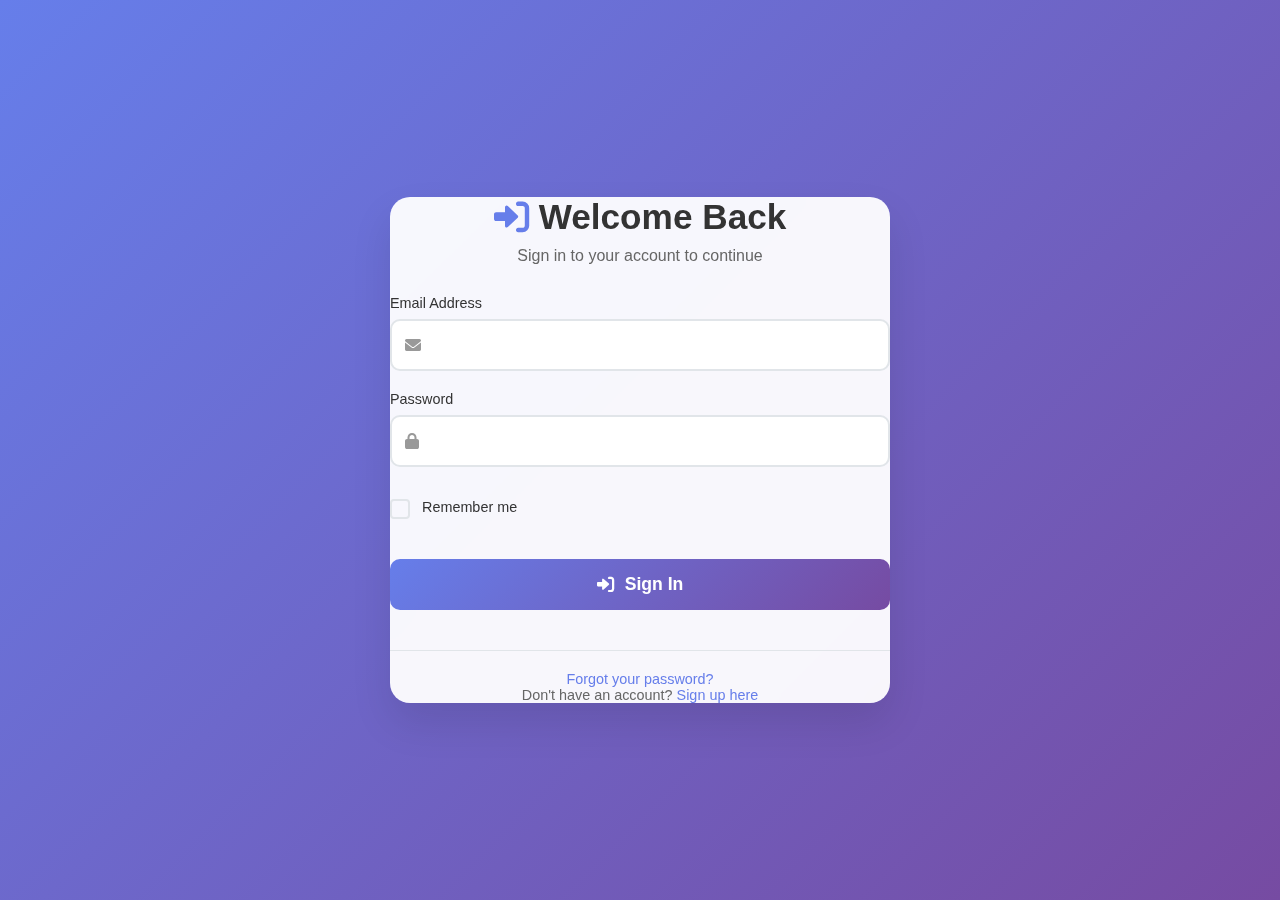
<file: login.html>
<!DOCTYPE html>
<html lang="en">
<head>
    <meta charset="UTF-8">
    <meta name="viewport" content="width=device-width, initial-scale=1.0">
    <title>User Login</title>
    <link rel="stylesheet" href="login.css">
    <link href="https://cdnjs.cloudflare.com/ajax/libs/font-awesome/6.0.0/css/all.min.css" rel="stylesheet">
</head>
<body>
    <div class="container">
        <div class="login-form">
            <div class="form-header">
                <h1><i class="fas fa-sign-in-alt"></i> Welcome Back</h1>
                <p>Sign in to your account to continue</p>
            </div>
            
            <form class="form" id="loginForm" action="/login" method="POST">
                <div class="form-group">
                    <label for="email">Email Address</label>
                    <div class="input-wrapper">
                        <i class="fas fa-envelope"></i>
                        <input type="email" id="email" name="email" required>
                    </div>
                </div>
                
                <div class="form-group">
                    <label for="password">Password</label>
                    <div class="input-wrapper">
                        <i class="fas fa-lock"></i>
                        <input type="password" id="password" name="password" required>
                        <button type="button" class="toggle-password" onclick="togglePassword('password')">
                            
                        </button>
                    </div>
                </div>
                
                <div class="form-group checkbox-group">
                    <label class="checkbox-label">
                        <input type="checkbox" id="rememberMe" name="rememberMe">
                        <span class="checkmark"></span>
                        Remember me
                    </label>
                </div>
                
                <button type="submit" class="submit-btn">
                    <i class="fas fa-sign-in-alt"></i>
                    Sign In
                </button>
                
                <div class="form-footer">
                    <p><a href="#" class="link">Forgot your password?</a></p>
                    <p>Don't have an account? <a href="/register" class="link">Sign up here</a></p>
                </div>
            </form>
        </div>
    </div>
    
    
</body>
</html>
</file>
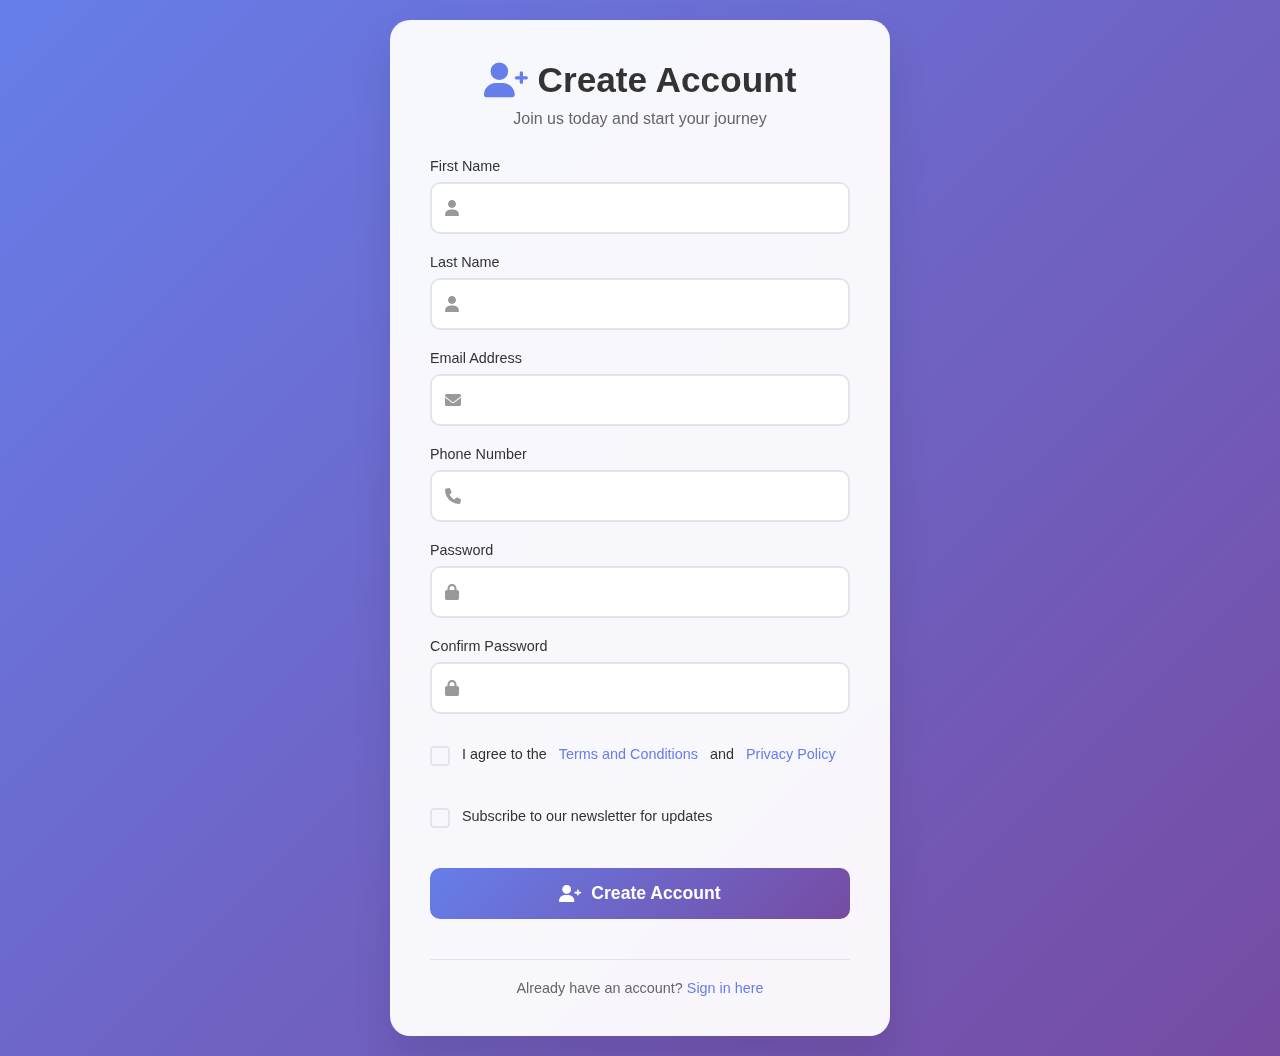
<file: register.html>
<!DOCTYPE html>
<html lang="en">
<head>
    <meta charset="UTF-8">
    <meta name="viewport" content="width=device-width, initial-scale=1.0">
    <title>User Registration</title>
    <link rel="stylesheet" href="/register.css">
    <link href="https://cdnjs.cloudflare.com/ajax/libs/font-awesome/6.0.0/css/all.min.css" rel="stylesheet">
</head>
<body>
    <div class="container">
        <div class="registration-form">
            <div class="form-header">
                <h1><i class="fas fa-user-plus"></i> Create Account</h1>
                <p>Join us today and start your journey</p>
            </div>
            
            <form class="form" id="registrationForm" action="/register" method="POST">
                <div class="form-group">
                    <label for="firstName">First Name</label>
                    <div class="input-wrapper">
                        <i class="fas fa-user"></i>
                        <input type="text" id="firstName" name="firstName" required>
                    </div>
                </div>
                
                <div class="form-group">
                    <label for="lastName">Last Name</label>
                    <div class="input-wrapper">
                        <i class="fas fa-user"></i>
                        <input type="text" id="lastName" name="lastName" required>
                    </div>
                </div>
                
                <div class="form-group">
                    <label for="email">Email Address</label>
                    <div class="input-wrapper">
                        <i class="fas fa-envelope"></i>
                        <input type="email" id="email" name="email" required>
                    </div>
                </div>
                
                <div class="form-group">
                    <label for="phone">Phone Number</label>
                    <div class="input-wrapper">
                        <i class="fas fa-phone"></i>
                        <input type="tel" id="phone" name="phone" required>
                    </div>
                </div>
                
                <div class="form-group">
                    <label for="password">Password</label>
                    <div class="input-wrapper">
                        <i class="fas fa-lock"></i>
                        <input type="password" id="password" name="password" required>
                        <button type="button" class="toggle-password" onclick="togglePassword('password')">
                            
                        </button>
                    </div>
                </div>
                
                <div class="form-group">
                    <label for="confirmPassword">Confirm Password</label>
                    <div class="input-wrapper">
                        <i class="fas fa-lock"></i>
                        <input type="password" id="confirmPassword" name="confirmPassword" required>
                        <button type="button" class="toggle-password" onclick="togglePassword('confirmPassword')">
                            
                        </button>
                    </div>
                </div>
                
                <div class="form-group checkbox-group">
                    <label class="checkbox-label">
                        <input type="checkbox" id="terms" name="terms" required>
                        <span class="checkmark"></span>
                        I agree to the <a href="#" class="link">Terms and Conditions</a> and <a href="#" class="link">Privacy Policy</a>
                    </label>
                </div>
                
                <div class="form-group checkbox-group">
                    <label class="checkbox-label">
                        <input type="checkbox" id="newsletter" name="newsletter">
                        <span class="checkmark"></span>
                        Subscribe to our newsletter for updates
                    </label>
                </div>
                
                <button type="submit" class="submit-btn">
                    <i class="fas fa-user-plus"></i>
                    Create Account
                </button>
                
                <div class="form-footer">
                    <p>Already have an account? <a href="/login" class="link">Sign in here</a></p>
                </div>
            </form>
        </div>
    </div>
    
    <script>
        function togglePassword(fieldId) {
            const field = document.getElementById(fieldId);
            const button = field.nextElementSibling;
            const icon = button.querySelector('i');
            
            if (field.type === 'password') {
                field.type = 'text';
                icon.classList.remove('fa-eye');
                icon.classList.add('fa-eye-slash');
            } else {
                field.type = 'password';
                icon.classList.remove('fa-eye-slash');
                icon.classList.add('fa-eye');
            }
        }
        
        document.getElementById('registrationForm').addEventListener('submit', function(e) {
            
            const password = document.getElementById('password').value;
            const confirmPassword = document.getElementById('confirmPassword').value;
            
            if (password !== confirmPassword) {
                alert('Passwords do not match!');
                return;
            }
            
            // Basic form validation
            const requiredFields = ['firstName', 'lastName', 'email', 'phone', 'password', 'confirmPassword'];
            let isValid = true;
            
            requiredFields.forEach(fieldId => {
                const field = document.getElementById(fieldId);
                if (!field.value.trim()) {
                    field.style.borderColor = '#e74c3c';
                    isValid = false;
                } else {
                    field.style.borderColor = '#ddd';
                }
            });
            
            if (!document.getElementById('terms').checked) {
                alert('Please accept the Terms and Conditions');
                isValid = false;
            }
            
            if (isValid) {
                this.submit();
            } else {
                e.preventDefault();
            }
        });
        
        // Real-time password matching
        document.getElementById('confirmPassword').addEventListener('input', function() {
            const password = document.getElementById('password').value;
            const confirmPassword = this.value;
            
            if (confirmPassword && password !== confirmPassword) {
                this.style.borderColor = '#e74c3c';
            } else {
                this.style.borderColor = '#ddd';
            }
        });
    </script>
</body>
</html>
</file>
<file: login.css>
/* Reset and base styles */
* {
    margin: 0;
    padding: 0;
    box-sizing: border-box;
}

body {
    font-family: 'Segoe UI', Tahoma, Geneva, Verdana, sans-serif;
    background: linear-gradient(135deg, #667eea 0%, #764ba2 100%);
    min-height: 100vh;
    display: flex;
    align-items: center;
    justify-content: center;
    padding: 20px;
}

.container {
    width: 100%;
    max-width: 500px;
    background: rgba(255, 255, 255, 0.95);
    backdrop-filter: blur(10px);
    border-radius: 20px;
    box-shadow: 0 20px 40px rgba(0, 0, 0, 0.1);
    overflow: hidden;
}

.registration-form {
    padding: 40px;
}

.form-header {
    text-align: center;
    margin-bottom: 30px;
}

.form-header h1 {
    color: #333;
    font-size: 2.2rem;
    font-weight: 600;
    margin-bottom: 10px;
    display: flex;
    align-items: center;
    justify-content: center;
    gap: 10px;
}

.form-header h1 i {
    color: #667eea;
}

.form-header p {
    color: #666;
    font-size: 1rem;
}

.form {
    display: flex;
    flex-direction: column;
    gap: 20px;
}

.form-group {
    display: flex;
    flex-direction: column;
    gap: 8px;
}

.form-group label {
    color: #333;
    font-weight: 500;
    font-size: 0.9rem;
}

.input-wrapper {
    position: relative;
    display: flex;
    align-items: center;
}

.input-wrapper i {
    position: absolute;
    left: 15px;
    color: #999;
    z-index: 1;
}

.input-wrapper input {
    width: 100%;
    padding: 15px 15px 15px 45px;
    border: 2px solid #e1e5e9;
    border-radius: 10px;
    font-size: 1rem;
    transition: all 0.3s ease;
    background: #fff;
}

.input-wrapper input:focus {
    outline: none;
    border-color: #667eea;
    box-shadow: 0 0 0 3px rgba(102, 126, 234, 0.1);
}

.input-wrapper input:valid {
    border-color: #27ae60;
}

.toggle-password {
    position: absolute;
    right: 15px;
    background: none;
    border: none;
    color: #999;
    cursor: pointer;
    padding: 5px;
    border-radius: 5px;
    transition: color 0.3s ease;
}

.toggle-password:hover {
    color: #667eea;
}

.checkbox-group {
    margin: 10px 0;
}

.checkbox-label {
    display: flex;
    align-items: flex-start;
    gap: 12px;
    cursor: pointer;
    font-size: 0.9rem;
    line-height: 1.4;
    color: #555;
}

.checkbox-label input[type="checkbox"] {
    display: none;
}

.checkmark {
    width: 20px;
    height: 20px;
    border: 2px solid #e1e5e9;
    border-radius: 4px;
    display: flex;
    align-items: center;
    justify-content: center;
    transition: all 0.3s ease;
    flex-shrink: 0;
    margin-top: 2px;
}

.checkbox-label input[type="checkbox"]:checked + .checkmark {
    background: #667eea;
    border-color: #667eea;
}

.checkbox-label input[type="checkbox"]:checked + .checkmark::after {
    content: '✓';
    color: white;
    font-size: 12px;
    font-weight: bold;
}

.link {
    color: #667eea;
    text-decoration: none;
    font-weight: 500;
    transition: color 0.3s ease;
}

.link:hover {
    color: #5a6fd8;
    text-decoration: underline;
}

.submit-btn {
    background: linear-gradient(135deg, #667eea 0%, #764ba2 100%);
    color: white;
    border: none;
    padding: 15px 30px;
    border-radius: 10px;
    font-size: 1.1rem;
    font-weight: 600;
    cursor: pointer;
    transition: all 0.3s ease;
    display: flex;
    align-items: center;
    justify-content: center;
    gap: 10px;
    margin-top: 10px;
}

.submit-btn:hover {
    transform: translateY(-2px);
    box-shadow: 0 10px 25px rgba(102, 126, 234, 0.3);
}

.submit-btn:active {
    transform: translateY(0);
}

.form-footer {
    text-align: center;
    margin-top: 20px;
    padding-top: 20px;
    border-top: 1px solid #e1e5e9;
}

.form-footer p {
    color: #666;
    font-size: 0.9rem;
}

/* Responsive design */
@media (max-width: 600px) {
    .container {
        margin: 10px;
        border-radius: 15px;
    }
    
    .registration-form {
        padding: 30px 20px;
    }
    
    .form-header h1 {
        font-size: 1.8rem;
    }
    
    .input-wrapper input {
        padding: 12px 12px 12px 40px;
    }
    
    .submit-btn {
        padding: 12px 25px;
        font-size: 1rem;
    }
}

@media (max-width: 400px) {
    .registration-form {
        padding: 20px 15px;
    }
    
    .form-header h1 {
        font-size: 1.5rem;
    }
    
    .form-header p {
        font-size: 0.9rem;
    }
}

/* Animation for form elements */
.form-group {
    animation: slideInUp 0.6s ease-out;
    animation-fill-mode: both;
}

.form-group:nth-child(1) { animation-delay: 0.1s; }
.form-group:nth-child(2) { animation-delay: 0.2s; }
.form-group:nth-child(3) { animation-delay: 0.3s; }
.form-group:nth-child(4) { animation-delay: 0.4s; }
.form-group:nth-child(5) { animation-delay: 0.5s; }
.form-group:nth-child(6) { animation-delay: 0.6s; }
.form-group:nth-child(7) { animation-delay: 0.7s; }
.form-group:nth-child(8) { animation-delay: 0.8s; }

@keyframes slideInUp {
    from {
        opacity: 0;
        transform: translateY(30px);
    }
    to {
        opacity: 1;
        transform: translateY(0);
    }
}

/* Loading state for submit button */
.submit-btn.loading {
    pointer-events: none;
    opacity: 0.7;
}

.submit-btn.loading::after {
    content: '';
    width: 16px;
    height: 16px;
    border: 2px solid transparent;
    border-top: 2px solid white;
    border-radius: 50%;
    animation: spin 1s linear infinite;
}

@keyframes spin {
    0% { transform: rotate(0deg); }
    100% { transform: rotate(360deg); }
}

/* Error states */
.input-wrapper input.error {
    border-color: #e74c3c;
    box-shadow: 0 0 0 3px rgba(231, 76, 60, 0.1);
}

.error-message {
    color: #e74c3c;
    font-size: 0.8rem;
    margin-top: 5px;
}

/* Success states */
.input-wrapper input.success {
    border-color: #27ae60;
    box-shadow: 0 0 0 3px rgba(39, 174, 96, 0.1);
}
</file>
<file: register.css>
/* Reset and base styles */
* {
    margin: 0;
    padding: 0;
    box-sizing: border-box;
}

body {
    font-family: 'Segoe UI', Tahoma, Geneva, Verdana, sans-serif;
    background: linear-gradient(135deg, #667eea 0%, #764ba2 100%);
    min-height: 100vh;
    display: flex;
    align-items: center;
    justify-content: center;
    padding: 20px;
}

.container {
    width: 100%;
    max-width: 500px;
    background: rgba(255, 255, 255, 0.95);
    backdrop-filter: blur(10px);
    border-radius: 20px;
    box-shadow: 0 20px 40px rgba(0, 0, 0, 0.1);
    overflow: hidden;
}

.registration-form {
    padding: 40px;
}

.form-header {
    text-align: center;
    margin-bottom: 30px;
}

.form-header h1 {
    color: #333;
    font-size: 2.2rem;
    font-weight: 600;
    margin-bottom: 10px;
    display: flex;
    align-items: center;
    justify-content: center;
    gap: 10px;
}

.form-header h1 i {
    color: #667eea;
}

.form-header p {
    color: #666;
    font-size: 1rem;
}

.form {
    display: flex;
    flex-direction: column;
    gap: 20px;
}

.form-group {
    display: flex;
    flex-direction: column;
    gap: 8px;
}

.form-group label {
    color: #333;
    font-weight: 500;
    font-size: 0.9rem;
}

.input-wrapper {
    position: relative;
    display: flex;
    align-items: center;
}

.input-wrapper i {
    position: absolute;
    left: 15px;
    color: #999;
    z-index: 1;
}

.input-wrapper input {
    width: 100%;
    padding: 15px 15px 15px 45px;
    border: 2px solid #e1e5e9;
    border-radius: 10px;
    font-size: 1rem;
    transition: all 0.3s ease;
    background: #fff;
}

.input-wrapper input:focus {
    outline: none;
    border-color: #667eea;
    box-shadow: 0 0 0 3px rgba(102, 126, 234, 0.1);
}

.input-wrapper input:valid {
    border-color: #27ae60;
}

.toggle-password {
    position: absolute;
    right: 15px;
    background: none;
    border: none;
    color: #999;
    cursor: pointer;
    padding: 5px;
    border-radius: 5px;
    transition: color 0.3s ease;
}

.toggle-password:hover {
    color: #667eea;
}

.checkbox-group {
    margin: 10px 0;
}

.checkbox-label {
    display: flex;
    align-items: flex-start;
    gap: 12px;
    cursor: pointer;
    font-size: 0.9rem;
    line-height: 1.4;
    color: #555;
}

.checkbox-label input[type="checkbox"] {
    display: none;
}

.checkmark {
    width: 20px;
    height: 20px;
    border: 2px solid #e1e5e9;
    border-radius: 4px;
    display: flex;
    align-items: center;
    justify-content: center;
    transition: all 0.3s ease;
    flex-shrink: 0;
    margin-top: 2px;
}

.checkbox-label input[type="checkbox"]:checked + .checkmark {
    background: #667eea;
    border-color: #667eea;
}

.checkbox-label input[type="checkbox"]:checked + .checkmark::after {
    content: '✓';
    color: white;
    font-size: 12px;
    font-weight: bold;
}

.link {
    color: #667eea;
    text-decoration: none;
    font-weight: 500;
    transition: color 0.3s ease;
}

.link:hover {
    color: #5a6fd8;
    text-decoration: underline;
}

.submit-btn {
    background: linear-gradient(135deg, #667eea 0%, #764ba2 100%);
    color: white;
    border: none;
    padding: 15px 30px;
    border-radius: 10px;
    font-size: 1.1rem;
    font-weight: 600;
    cursor: pointer;
    transition: all 0.3s ease;
    display: flex;
    align-items: center;
    justify-content: center;
    gap: 10px;
    margin-top: 10px;
}

.submit-btn:hover {
    transform: translateY(-2px);
    box-shadow: 0 10px 25px rgba(102, 126, 234, 0.3);
}

.submit-btn:active {
    transform: translateY(0);
}

.form-footer {
    text-align: center;
    margin-top: 20px;
    padding-top: 20px;
    border-top: 1px solid #e1e5e9;
}

.form-footer p {
    color: #666;
    font-size: 0.9rem;
}

/* Responsive design */
@media (max-width: 600px) {
    .container {
        margin: 10px;
        border-radius: 15px;
    }
    
    .registration-form {
        padding: 30px 20px;
    }
    
    .form-header h1 {
        font-size: 1.8rem;
    }
    
    .input-wrapper input {
        padding: 12px 12px 12px 40px;
    }
    
    .submit-btn {
        padding: 12px 25px;
        font-size: 1rem;
    }
}

@media (max-width: 400px) {
    .registration-form {
        padding: 20px 15px;
    }
    
    .form-header h1 {
        font-size: 1.5rem;
    }
    
    .form-header p {
        font-size: 0.9rem;
    }
}

/* Animation for form elements */
.form-group {
    animation: slideInUp 0.6s ease-out;
    animation-fill-mode: both;
}

.form-group:nth-child(1) { animation-delay: 0.1s; }
.form-group:nth-child(2) { animation-delay: 0.2s; }
.form-group:nth-child(3) { animation-delay: 0.3s; }
.form-group:nth-child(4) { animation-delay: 0.4s; }
.form-group:nth-child(5) { animation-delay: 0.5s; }
.form-group:nth-child(6) { animation-delay: 0.6s; }
.form-group:nth-child(7) { animation-delay: 0.7s; }
.form-group:nth-child(8) { animation-delay: 0.8s; }

@keyframes slideInUp {
    from {
        opacity: 0;
        transform: translateY(30px);
    }
    to {
        opacity: 1;
        transform: translateY(0);
    }
}

/* Loading state for submit button */
.submit-btn.loading {
    pointer-events: none;
    opacity: 0.7;
}

.submit-btn.loading::after {
    content: '';
    width: 16px;
    height: 16px;
    border: 2px solid transparent;
    border-top: 2px solid white;
    border-radius: 50%;
    animation: spin 1s linear infinite;
}

@keyframes spin {
    0% { transform: rotate(0deg); }
    100% { transform: rotate(360deg); }
}

/* Error states */
.input-wrapper input.error {
    border-color: #e74c3c;
    box-shadow: 0 0 0 3px rgba(231, 76, 60, 0.1);
}

.error-message {
    color: #e74c3c;
    font-size: 0.8rem;
    margin-top: 5px;
}

/* Success states */
.input-wrapper input.success {
    border-color: #27ae60;
    box-shadow: 0 0 0 3px rgba(39, 174, 96, 0.1);
}
</file>
